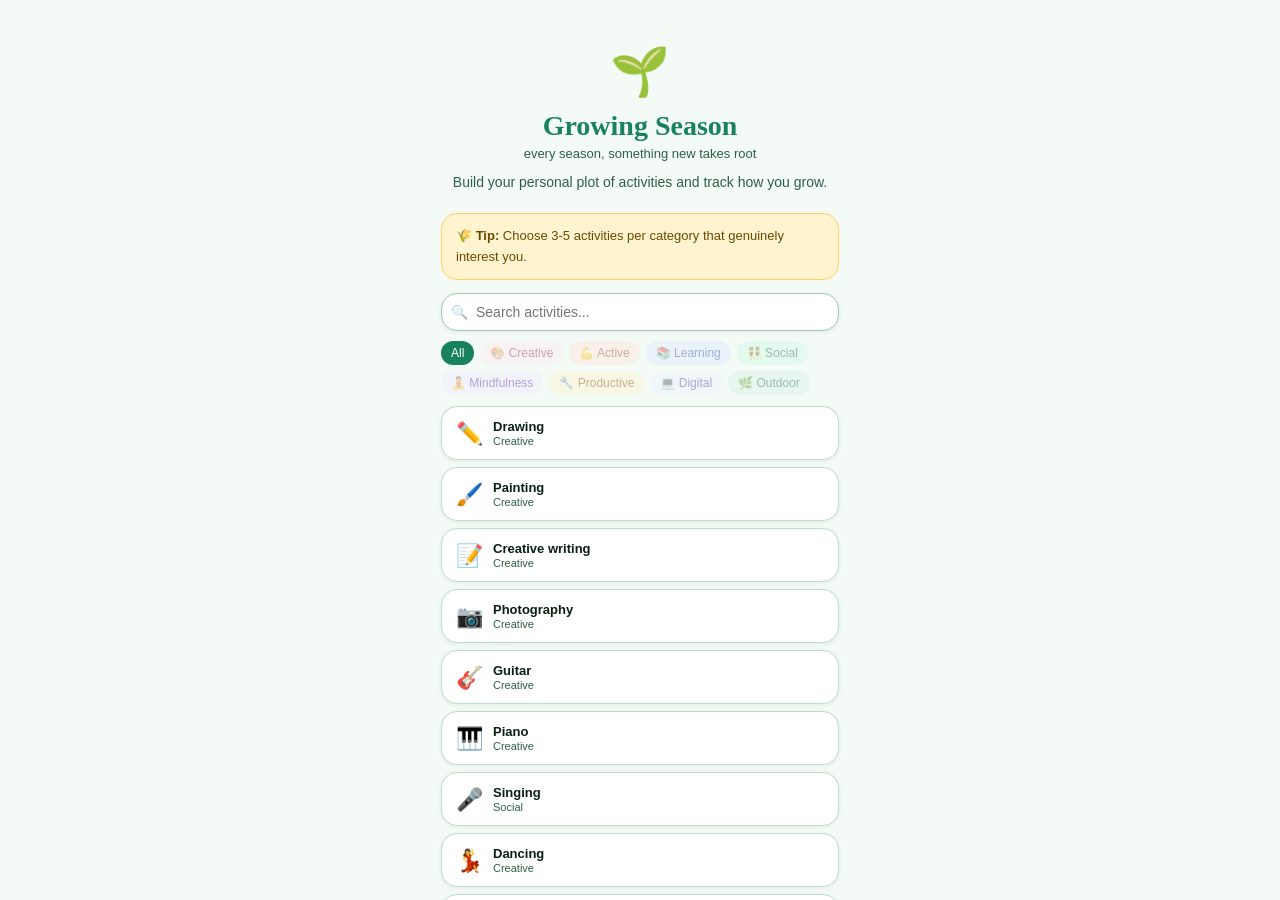
<file:  index.html>
<!DOCTYPE html>
<html lang="en">
<head>
<meta charset="UTF-8">
<meta name="viewport" content="width=device-width,initial-scale=1,maximum-scale=1,user-scalable=no">
<meta name="apple-mobile-web-app-capable" content="yes">
<meta name="apple-mobile-web-app-status-bar-style" content="default">
<meta name="apple-mobile-web-app-title" content="Growing Season">
<title>Growing Season</title>
<style>
*{box-sizing:border-box;margin:0;padding:0;-webkit-tap-highlight-color:transparent;}
:root{
  --gr:#18835A;--gr2:#0F6040;--grl:#D4F2E4;--grm:#50C898;
  --co:#D4614A;--co2:#B04535;--col:#FDEAE6;
  --sk:#1E88E5;--skl:#DAEEFF;--sk2:#0D5FA8;
  --su:#F5A800;--su2:#C87800;--sul:#FFF3D0;--sum:#FFD060;
  --vi:#7C3AED;--vi2:#5B21B6;--vil:#EDE9FE;
  --bg:#F4FAF6;--bg2:#E6F5EC;--bg3:#C8E8D6;
  --tx:#0A1F14;--tx2:#2D6045;--tx3:#68A882;
  --br:0.5px solid #BCDECE;--br2:0.5px solid #9CCAB8;
  --rad:16px;--rsm:10px;
  --serif:Georgia,serif;
  --sans:-apple-system,BlinkMacSystemFont,"Segoe UI",sans-serif;
  --sh:0 1px 4px rgba(22,36,24,.08);
}
html,body{height:100%;font-family:var(--sans);background:var(--bg);color:var(--tx);overflow:hidden;-webkit-font-smoothing:antialiased;}
#app{height:100%;display:flex;flex-direction:column;max-width:430px;margin:0 auto;}
.scr{flex:1;overflow-y:auto;-webkit-overflow-scrolling:touch;padding-bottom:90px;display:none;}
.scr.on{display:block;}
.nav{position:fixed;bottom:0;left:50%;transform:translateX(-50%);width:100%;max-width:430px;background:rgba(244,250,246,.95);backdrop-filter:blur(12px);-webkit-backdrop-filter:blur(12px);border-top:var(--br);display:none;z-index:100;padding:6px 0 max(10px,env(safe-area-inset-bottom));}
.nav.on{display:flex;}
.nb{flex:1;background:none;border:none;cursor:pointer;display:flex;flex-direction:column;align-items:center;gap:3px;font-size:10px;font-weight:500;color:var(--tx3);padding:6px 4px;user-select:none;}
.nb.on{color:var(--gr);}
.nb-wrap{display:flex;align-items:center;justify-content:center;padding:2px 12px;min-width:44px;border-radius:14px;transition:background .18s;}
.nb.on .nb-wrap{background:var(--grl);}
.nb-ic{font-size:20px;line-height:1;display:block;}
.fab{position:fixed;bottom:82px;right:16px;width:50px;height:50px;border-radius:50%;background:var(--gr);color:#fff;font-size:26px;border:none;cursor:pointer;display:none;align-items:center;justify-content:center;z-index:99;box-shadow:0 4px 16px rgba(24,131,90,.4);}
.btn{display:block;width:100%;padding:14px;border-radius:var(--rad);border:none;font-size:15px;font-weight:600;cursor:pointer;text-align:center;margin-top:10px;transition:transform .12s cubic-bezier(.34,1.56,.64,1);user-select:none;}
.btn:active{transform:scale(.97);}
.btn-p{background:var(--gr);color:#fff;box-shadow:0 3px 10px rgba(24,131,90,.28);}
.btn-s{background:var(--bg2);color:var(--tx);border:var(--br);}
.btn-co{background:var(--co);color:#fff;box-shadow:0 3px 10px rgba(242,78,30,.28);}
.btn:disabled{opacity:.35;}
.pill{display:inline-flex;align-items:center;gap:4px;padding:5px 10px;border-radius:20px;font-size:12px;font-weight:500;cursor:pointer;transition:opacity .15s;user-select:none;}
.pill.off{opacity:.4;}
.sw{position:relative;margin-bottom:10px;}
.si{width:100%;padding:10px 14px 10px 34px;border-radius:var(--rad);border:var(--br2);background:#fff;color:var(--tx);font-size:14px;-webkit-appearance:none;box-shadow:var(--sh);}
.sic{position:absolute;left:10px;top:50%;transform:translateY(-50%);font-size:14px;opacity:.4;}
.oc{background:#fff;border:var(--br);border-radius:var(--rad);padding:12px 14px;cursor:pointer;display:flex;align-items:flex-start;gap:11px;transition:border-color .15s;box-shadow:var(--sh);}
.oc.on{border:2px solid var(--gr);background:var(--grl);}
.oc-em{font-size:22px;flex-shrink:0;margin-top:2px;}
.oc-name{font-size:13px;font-weight:600;}
.oc-cat{font-size:11px;color:var(--tx2);margin-top:1px;}
.oc-togs{display:flex;gap:5px;margin-top:6px;flex-wrap:wrap;}
.oc-tog{font-size:11px;padding:2px 8px;border-radius:10px;border:1px solid var(--br2);background:var(--bg2);color:var(--tx2);cursor:pointer;}
.oc-tog.t{background:var(--skl);border-color:var(--sk);color:var(--sk2);}
.oc-tog.p{background:var(--col);border-color:var(--co);color:var(--co2);}
.oc-chk{width:20px;height:20px;border-radius:50%;background:var(--gr);display:none;align-items:center;justify-content:center;flex-shrink:0;}
.oc.on .oc-chk{display:flex;}
.oc-cm{width:10px;height:7px;border-left:2px solid #fff;border-bottom:2px solid #fff;transform:rotate(-45deg) translate(1px,-1px);}
.og{display:flex;flex-direction:column;gap:7px;}
.oq-prog{height:4px;background:var(--bg3);border-radius:2px;margin-bottom:24px;}
.oq-fill{height:4px;background:var(--gr);border-radius:2px;transition:width .3s;}
.oq-num{font-size:11px;font-weight:700;color:var(--gr);text-transform:uppercase;letter-spacing:.7px;margin-bottom:5px;}
.oq-title{font-family:var(--serif);font-size:20px;font-weight:700;margin-bottom:5px;line-height:1.3;}
.oq-sub{font-size:13px;color:var(--tx2);margin-bottom:18px;line-height:1.5;}
.oq-opt{background:#fff;border:var(--br);border-radius:var(--rad);padding:13px 15px;cursor:pointer;display:flex;align-items:center;gap:12px;transition:all .15s;box-shadow:var(--sh);}
.oq-opt.on{background:var(--grl);border:2px solid var(--gr);}
.oq-em{font-size:24px;flex-shrink:0;}
.oq-lbl{font-size:14px;font-weight:600;}
.oq-slbl{font-size:12px;color:var(--tx2);margin-top:2px;}
.oq-opt.on .oq-lbl{color:var(--gr2);}
.sb{padding:52px 20px 68px;position:relative;overflow:hidden;}
.sb-bg{position:absolute;inset:0;z-index:0;}
.sb-fade{position:absolute;bottom:0;left:0;right:0;height:80px;z-index:1;pointer-events:none;}
.sb-c{position:relative;z-index:2;}
.sb-label{font-size:10px;font-weight:600;text-transform:uppercase;letter-spacing:1.2px;margin-bottom:8px;opacity:.8;}
.sb-title{font-family:var(--serif);font-size:26px;font-weight:700;margin-bottom:6px;line-height:1.22;}
.sb-sub{font-size:14px;opacity:.78;}
.ip{margin:0 16px 16px;border-radius:20px;padding:18px 20px;cursor:pointer;position:relative;overflow:hidden;background:linear-gradient(135deg,var(--co),var(--co2));box-shadow:0 4px 16px rgba(242,78,30,.3);}
.ip-dot{position:absolute;top:14px;right:16px;width:9px;height:9px;border-radius:50%;background:#fff;animation:pulse 1.8s infinite;}
@keyframes pulse{0%,100%{opacity:1;transform:scale(1);}50%{opacity:.45;transform:scale(1.5);}}
.ip-lbl{font-size:11px;font-weight:700;text-transform:uppercase;letter-spacing:.7px;color:rgba(255,255,255,.7);margin-bottom:4px;}
.ip-name{font-family:var(--serif);font-size:20px;font-weight:700;color:#fff;margin-bottom:2px;}
.ip-time{font-size:12px;color:rgba(255,255,255,.78);margin-bottom:10px;}
.ip-btn{background:rgba(255,255,255,.18);border:1.5px solid rgba(255,255,255,.35);border-radius:24px;padding:8px 18px;color:#fff;font-size:13px;font-weight:600;display:inline-block;}
.pc{margin:0 16px 16px;background:linear-gradient(150deg,#18835A,#0F6040,#074028);border-radius:20px;padding:22px 20px;cursor:pointer;position:relative;overflow:hidden;box-shadow:0 4px 18px rgba(24,131,90,.3);}
.pc-deco{position:absolute;right:-6px;bottom:-6px;font-size:68px;opacity:.1;line-height:1;}
.pc-lbl{font-size:11px;font-weight:700;text-transform:uppercase;letter-spacing:.7px;color:rgba(255,255,255,.65);margin-bottom:5px;}
.pc-title{font-family:var(--serif);font-size:20px;font-weight:700;color:#fff;margin-bottom:4px;}
.pc-sub{font-size:13px;color:rgba(255,255,255,.72);margin-bottom:18px;line-height:1.5;}
.pc-btn{background:rgba(255,255,255,.18);border:1.5px solid rgba(255,255,255,.32);border-radius:24px;padding:10px 18px;color:#fff;font-size:13px;font-weight:600;display:inline-block;}
.stats{display:grid;grid-template-columns:1fr 1fr;gap:10px;padding:0 16px;margin-bottom:20px;}
.sc{background:#fff;border-radius:var(--rad);padding:14px 16px;border:var(--br);box-shadow:var(--sh);}
.sc-n{font-family:var(--serif);font-size:24px;font-weight:700;color:var(--gr);margin-bottom:2px;}
.sc-l{font-size:11px;color:var(--tx3);font-weight:500;}
.hs{padding:0 16px;margin-bottom:4px;}
.hs-t{font-size:11px;font-weight:600;color:var(--tx3);text-transform:uppercase;letter-spacing:1px;margin-bottom:10px;}
.ar{display:flex;gap:8px;overflow-x:auto;padding-bottom:4px;scrollbar-width:none;}
.ar::-webkit-scrollbar{display:none;}
.ac{background:#fff;border:var(--br);border-radius:var(--rad);padding:10px 12px;flex-shrink:0;cursor:pointer;text-align:center;min-width:80px;box-shadow:var(--sh);}
.ac-em{font-size:20px;margin-bottom:3px;}
.ac-n{font-size:11px;font-weight:500;white-space:nowrap;overflow:hidden;text-overflow:ellipsis;max-width:80px;}
.ac-c{font-size:10px;color:var(--tx3);margin-top:1px;}
.ov{position:fixed;inset:0;background:rgba(0,0,0,0);z-index:300;display:flex;align-items:center;justify-content:center;padding:16px;transition:background .3s ease;pointer-events:none;}
.ov.on{background:rgba(0,0,0,.55);pointer-events:all;}
.ov.on .sh{transform:scale(1) translateY(0);opacity:1;}
.sh{background:var(--bg);border-radius:24px;padding:26px 22px;width:100%;max-width:400px;max-height:88vh;overflow-y:auto;box-shadow:0 12px 48px rgba(0,0,0,.2);transform:scale(.92) translateY(20px);opacity:0;transition:transform .36s cubic-bezier(.34,1.4,.64,1),opacity .26s ease;}
.sh-prog{height:4px;background:var(--bg3);border-radius:2px;margin-bottom:18px;}
.sh-fill{height:4px;background:var(--gr);border-radius:2px;transition:width .3s;}
.pq-q{font-family:var(--serif);font-size:19px;font-weight:700;margin-bottom:4px;}
.pq-sub{font-size:13px;color:var(--tx2);margin-bottom:14px;}
.pq-opts{display:grid;grid-template-columns:1fr 1fr;gap:8px;}
.pq-opt{background:#fff;border:var(--br);border-radius:var(--rad);padding:14px 8px;text-align:center;cursor:pointer;font-size:13px;transition:all .12s;box-shadow:var(--sh);user-select:none;}
.pq-opt.on{background:var(--grl);border:2px solid var(--gr);color:var(--gr2);font-weight:600;}
.pq-em{font-size:22px;display:block;margin-bottom:4px;}
.or-div{display:flex;align-items:center;gap:10px;margin:14px 0;}
.or-line{flex:1;height:.5px;background:var(--bg3);}
.or-txt{font-size:12px;color:var(--tx3);}
.rc{background:#fff;border:var(--br);border-radius:var(--rad);padding:14px;cursor:pointer;margin-bottom:8px;box-shadow:var(--sh);}
.rc-top{display:flex;align-items:center;gap:11px;margin-bottom:6px;}
.rc-em{font-size:28px;}
.rc-name{font-size:15px;font-weight:600;}
.rc-badge{display:inline-block;padding:2px 7px;border-radius:9px;font-size:11px;font-weight:500;margin-top:2px;}
.rc-hist{font-size:12px;color:var(--tx2);margin-bottom:6px;}
.mb{background:var(--bg3);border-radius:3px;height:5px;}
.mf{height:5px;border-radius:3px;background:linear-gradient(90deg,#18835A,#50C898);}
.nudge{background:var(--sul);border-radius:var(--rsm);padding:9px 12px;margin-bottom:10px;font-size:13px;color:#6B4A00;border:1px solid var(--sum);}
.bp-card{background:#fff;border:var(--br);border-radius:var(--rad);padding:12px 14px;cursor:pointer;display:flex;align-items:center;gap:11px;margin-bottom:6px;box-shadow:var(--sh);}
.lh{display:flex;align-items:center;gap:13px;margin-bottom:6px;}
.le{font-size:38px;}
.lt{font-family:var(--serif);font-size:20px;font-weight:700;}
.ls{font-size:13px;color:var(--tx2);margin-top:2px;}
.lbadge{font-size:12px;color:var(--gr);font-weight:500;background:var(--grl);padding:3px 10px;border-radius:20px;display:inline-block;margin-bottom:14px;}
.fl{margin-bottom:16px;}
.fl-lbl{font-size:11px;font-weight:700;color:var(--tx3);text-transform:uppercase;letter-spacing:.5px;margin-bottom:7px;}
.dr{display:flex;gap:8px;align-items:center;}
.di{width:62px;padding:8px 10px;border-radius:var(--rsm);border:var(--br2);background:var(--bg2);color:var(--tx);font-size:15px;text-align:center;-webkit-appearance:none;}
.du{font-size:13px;color:var(--tx2);}
.au{font-size:12px;color:var(--gr);cursor:pointer;font-weight:500;margin-left:6px;}
.fr{display:flex;gap:6px;flex-wrap:wrap;}
.fb{background:var(--bg2);border:var(--br);border-radius:var(--rsm);padding:6px 12px;font-size:13px;cursor:pointer;transition:all .12s;user-select:none;}
.fb.on{background:var(--skl);border-color:var(--sk);color:var(--sk2);font-weight:500;}
.stars{display:flex;gap:3px;}
.star{font-size:24px;cursor:pointer;color:var(--bg3);line-height:1;user-select:none;}
.star.on{color:var(--su);}
.slbl{font-size:12px;color:var(--tx2);margin-top:4px;}
.nta{width:100%;padding:10px 12px;border-radius:var(--rad);border:var(--br2);background:var(--bg2);color:var(--tx);font-size:14px;min-height:76px;resize:vertical;font-family:inherit;}
.bk{background:none;border:none;cursor:pointer;font-size:13px;color:var(--tx2);padding:0 0 14px;display:block;}
.mc{background:#fff;border:var(--br);border-radius:var(--rad);padding:14px;display:flex;align-items:center;gap:12px;cursor:pointer;margin-bottom:8px;box-shadow:var(--sh);}
.mc.ip-card{border:2px solid var(--co);background:var(--col);}
.mc-em{font-size:26px;flex-shrink:0;}
.mc-n{font-size:15px;font-weight:600;}
.mc-s{font-size:12px;color:var(--tx2);margin-top:2px;}
.mc-r{display:flex;flex-direction:column;align-items:flex-end;gap:3px;}
.badge{font-size:11px;padding:2px 7px;border-radius:9px;font-weight:500;}
.badge-s{background:#EDE9FE;color:#5B21B6;}
.badge-r{background:#D1FAE5;color:#065F46;}
.badge-ip{background:var(--co);color:#fff;}
.el{font-size:11px;color:var(--gr);cursor:pointer;}
.hc{background:#fff;border:var(--br);border-radius:var(--rad);padding:14px;margin-bottom:8px;box-shadow:var(--sh);}
.hc-top{display:flex;justify-content:space-between;align-items:center;margin-bottom:4px;}
.hc-name{font-size:14px;font-weight:600;display:flex;align-items:center;gap:6px;}
.hc-r{font-size:13px;color:var(--su2);font-weight:700;}
.hc-m{font-size:12px;color:var(--tx2);display:flex;gap:9px;flex-wrap:wrap;}
.hc-note{font-size:12px;color:var(--tx2);margin-top:6px;padding-top:6px;border-top:var(--br);}
.sf{margin-bottom:13px;}
.sl{font-size:11px;font-weight:700;color:var(--tx3);text-transform:uppercase;letter-spacing:.5px;margin-bottom:6px;}
.so{display:flex;gap:6px;flex-wrap:wrap;}
.sop{background:var(--bg2);border:var(--br);border-radius:var(--rsm);padding:6px 13px;font-size:13px;cursor:pointer;transition:all .12s;user-select:none;}
.sop.on{background:var(--grl);border-color:var(--gr);color:var(--gr2);font-weight:500;}
.sinp{width:100%;padding:9px 11px;border-radius:var(--rsm);border:var(--br2);background:var(--bg2);color:var(--tx);font-size:14px;font-family:inherit;-webkit-appearance:none;}
.srow{display:flex;gap:8px;margin-top:4px;}
.cat-Creative{background:#FCE7F3;color:#9D174D;}.cat-Active{background:#FFE4D9;color:#9A3412;}
.cat-Learning{background:#DBEAFE;color:#1E40AF;}.cat-Social{background:#D1FAE5;color:#065F46;}
.cat-Mindfulness{background:#EDE9FE;color:#5B21B6;}.cat-Productive{background:#FEF3C7;color:#92400E;}
.cat-Digital{background:#EEF2FF;color:#3730A3;}.cat-Outdoor{background:#D4F2E4;color:#0F6040;}
.legend-item{display:flex;align-items:center;gap:5px;font-size:11px;color:var(--tx2);}
.legend-dot{width:9px;height:9px;border-radius:50%;flex-shrink:0;}
.pi-name{font-family:var(--serif);font-size:18px;font-weight:700;text-align:center;margin-bottom:4px;}
.pi-stage{font-size:13px;color:var(--tx2);text-align:center;margin-bottom:14px;}
.pi-bar{height:8px;background:var(--bg3);border-radius:4px;margin-bottom:6px;overflow:hidden;}
.pi-fill{height:8px;border-radius:4px;transition:width .4s;}
.pi-lbl{display:flex;justify-content:space-between;font-size:11px;color:var(--tx2);margin-bottom:14px;}

/* ── ANIMATIONS ─────────────────────────────── */
.btn{transition:transform .12s cubic-bezier(.34,1.56,.64,1),box-shadow .12s,opacity .12s;}
.btn:active{transform:scale(.96);box-shadow:inset 0 2px 6px rgba(0,0,0,.12)!important;}
.btn-p{box-shadow:0 3px 10px rgba(24,131,90,.28);}
.btn-co{box-shadow:0 3px 10px rgba(242,78,30,.28);}
.nb{transition:transform .12s cubic-bezier(.34,1.56,.64,1);}
.nb:active{transform:scale(.88);}
.fab{transition:transform .14s cubic-bezier(.34,1.56,.64,1),box-shadow .14s;}
.fab:active{transform:scale(.9);box-shadow:0 1px 6px rgba(24,131,90,.25);}
.pc{transition:transform .4s cubic-bezier(.34,1.56,.64,1);}
.pc:active{transform:scale(.94);}
.ip{transition:transform .14s cubic-bezier(.34,1.56,.64,1);}
.ip:active{transform:scale(.97);}
.ac{transition:transform .12s cubic-bezier(.34,1.56,.64,1);}
.ac:active{transform:scale(.92);}
.mc{transition:transform .12s cubic-bezier(.34,1.56,.64,1);}
.mc:active{transform:scale(.98);}
.oq-opt{transition:transform .12s cubic-bezier(.34,1.56,.64,1),background .1s,border-color .1s;}
.oq-opt:active{transform:scale(.98);}
.oq-opt.on{transform:scale(1.01);}
.pq-opt{transition:transform .12s cubic-bezier(.34,1.56,.64,1),background .1s,border-color .1s;}
.pq-opt.on{transform:scale(1.04);}
.rc{transition:transform .12s cubic-bezier(.34,1.56,.64,1);}
.rc:active{transform:scale(.98);}
.bp-card{transition:transform .12s cubic-bezier(.34,1.56,.64,1);}
.bp-card:active{transform:scale(.98);}
.sop{transition:transform .12s cubic-bezier(.34,1.56,.64,1),background .1s;}
.sop.on{transform:scale(1.03);}
.fb{transition:transform .12s cubic-bezier(.34,1.56,.64,1),background .1s;}
.fb.on{transform:scale(1.05);}
.star{transition:color .1s,transform .1s cubic-bezier(.34,1.56,.64,1);}
.star.on{transform:scale(1.2);}
.oc{transition:border-color .15s,transform .1s cubic-bezier(.34,1.56,.64,1);}
.oc.on{transform:scale(1.005);}
.pill{transition:opacity .15s,transform .1s cubic-bezier(.34,1.56,.64,1);}
.pill:active{transform:scale(.95);}
@keyframes ripple{to{transform:scale(1);opacity:0;}}
</style>
</head>
<body>
<div id="app">

  <!-- ONBOARD 1 -->
  <div id="s-ob1" class="scr on">
    <div style="text-align:center;padding:44px 24px 20px;">
      <div style="font-size:48px;margin-bottom:10px;">🌱</div>
      <div style="font-family:var(--serif);font-size:28px;font-weight:700;color:var(--gr);margin-bottom:4px;">Growing Season</div>
      <div style="font-size:13px;color:var(--tx2);margin-bottom:10px;">every season, something new takes root</div>
      <div style="font-size:14px;color:var(--tx2);line-height:1.6;">Build your personal plot of activities and track how you grow.</div>
    </div>
    <div style="padding:0 16px 24px;">
      <div style="background:var(--sul);border:1px solid var(--sum);border-radius:var(--rad);padding:12px 14px;margin-bottom:13px;font-size:13px;color:#6B4A00;line-height:1.55;">
        🌾 <strong>Tip:</strong> Choose 3-5 activities per category that genuinely interest you.
      </div>
      <div class="sw"><span class="sic">🔍</span><input class="si" id="obs" placeholder="Search activities..."></div>
      <div id="ob-cnt" style="font-size:13px;color:var(--gr);font-weight:600;margin-bottom:8px;display:none;"></div>
      <div id="ob-cats" style="display:flex;flex-wrap:wrap;gap:6px;margin-bottom:11px;"></div>
      <div id="ob-grid" class="og"></div>
      <button class="btn btn-p" id="ob-btn" disabled>Next</button>
    </div>
  </div>

  <!-- ONBOARD 2 -->
  <div id="s-ob2" class="scr">
    <div style="padding:28px 16px 24px;">
      <div style="text-align:center;margin-bottom:20px;font-size:32px;">🌱</div>
      <div class="oq-prog"><div class="oq-fill" id="oqf" style="width:0%"></div></div>
      <div id="oq-body"></div>
    </div>
  </div>

  <!-- HOME -->
  <div id="s-home" class="scr">
    <div class="sb" id="sb">
      <div class="sb-bg" id="sb-bg"></div>
      <div class="sb-fade" id="sb-fade"></div>
      <div class="sb-c">
        <div class="sb-label" id="sb-label"></div>
        <div class="sb-title" id="sb-title"></div>
        <div class="sb-sub" id="sb-sub"></div>
      </div>
    </div>
    <div id="ip-wrap"></div>
    <div id="pc-wrap"></div>
    <div class="stats" id="stats"></div>
    <div class="hs"><div class="hs-t">Your plot</div><div class="ar" id="ar"></div></div>
    <div id="home-deco" style="width:100%;overflow:hidden;pointer-events:none;margin-top:4px;"></div>
  </div>

  <!-- PLOT -->
  <div id="s-my" class="scr" style="padding:16px;">
    <div style="display:flex;align-items:center;justify-content:space-between;margin-bottom:2px;">
      <div style="font-family:var(--serif);font-size:23px;font-weight:700;">The plot</div>
      <button id="btn-plant-seed" style="background:var(--grl);color:var(--gr2);border:1px solid var(--grm);border-radius:20px;padding:6px 14px;font-size:13px;font-weight:600;cursor:pointer;">Plant a new seed</button>
    </div>
    <div style="font-size:13px;color:var(--tx2);margin-bottom:14px;">Tap to start or log a session</div>
    <div id="my-list"></div>
  </div>

  <!-- GARDEN -->
  <div id="s-garden" class="scr" style="padding:0 0 24px;">
    <div style="padding:20px 16px 12px;">
      <div style="font-family:var(--serif);font-size:23px;font-weight:700;margin-bottom:2px;">Your garden</div>
      <div style="font-size:13px;color:var(--tx2);">Plants grow as you log more hours</div>
    </div>
    <div id="garden-legend" style="display:flex;gap:10px;padding:0 16px 12px;flex-wrap:wrap;"></div>
    <div id="garden-svg-wrap" style="overflow-x:hidden;"></div>
    <div id="garden-empty" style="display:none;padding:40px 16px;text-align:center;color:var(--tx2);font-size:14px;">Add activities and log hours to see your garden grow</div>
  </div>

  <!-- HARVEST -->
  <div id="s-hist" class="scr" style="padding:16px;">
    <div style="font-family:var(--serif);font-size:23px;font-weight:700;margin-bottom:2px;">Harvest log</div>
    <div style="font-size:13px;color:var(--tx2);margin-bottom:14px;">Your logged sessions</div>
    <div id="hist-list"></div>
  </div>

  <!-- LOG -->
  <div id="s-log" class="scr" style="padding:16px;">
    <button class="bk" id="btn-back">Back</button>
    <div class="lh"><div class="le" id="le"></div><div><div class="lt" id="lt"></div><div class="ls" id="ls"></div></div></div>
    <div id="lbadge-wrap"></div>
    <div class="fl">
      <div class="fl-lbl">Time spent <span class="au" id="au-btn"></span></div>
      <div class="dr">
        <input type="number" class="di" id="lh" min="0" max="24" value="0"><span class="du">h</span>
        <input type="number" class="di" id="lm" min="0" max="59" value="30"><span class="du">min</span>
      </div>
    </div>
    <div class="fl">
      <div class="fl-lbl">Feeling after</div>
      <div class="fr" id="feels"></div>
    </div>
    <div class="fl">
      <div class="fl-lbl">Rate this session (1-10)</div>
      <div class="stars" id="stars"></div>
      <div class="slbl" id="slbl"></div>
    </div>
    <div class="fl">
      <div class="fl-lbl">Field notes</div>
      <textarea class="nta" id="ln" placeholder="What did you work on? What grew today?"></textarea>
    </div>
    <button class="btn btn-co" id="btn-save-log">Log the harvest</button>
    <button class="btn btn-s" style="margin-top:8px;" id="btn-discard">Discard session</button>
  </div>

  <nav id="main-nav" class="nav">
    <button class="nb on" id="nb-home"><div class="nb-wrap"><span class="nb-ic">🏡</span></div>Home</button>
    <button class="nb" id="nb-my"><div class="nb-wrap"><span class="nb-ic">🌾</span></div>Plot</button>
    <button class="nb" id="nb-garden"><div class="nb-wrap"><span class="nb-ic">🌸</span></div>Garden</button>
    <button class="nb" id="nb-hist"><div class="nb-wrap"><span class="nb-ic">📋</span></div>Harvest</button>
  </nav>
</div>

<button class="fab" id="fab">+</button>

<!-- PICKER SHEET -->
<div class="ov" id="pq-ov">
  <div class="sh">
    <div class="sh-prog"><div class="sh-fill" id="sh-fill" style="width:0%"></div></div>
    <div id="pq-body"></div>
  </div>
</div>

<!-- EDIT/INFO SHEET -->
<div class="ov" id="ed-ov">
  <div class="sh" id="ed-sh">
    <div style="font-family:var(--serif);font-size:16px;font-weight:700;margin-bottom:13px;" id="ed-title">Edit</div>
    <div class="sf"><div class="sl">Commitment</div><div class="so" id="ed-type"></div></div>
    <div class="sf"><div class="sl">Level</div><div class="so" id="ed-level"></div></div>
    <div class="srow">
      <button class="btn btn-s" style="flex:1;margin-top:0;" id="btn-ed-cancel">Cancel</button>
      <button class="btn btn-p" style="flex:1;margin-top:0;" id="btn-ed-save">Save</button>
    </div>
  </div>
</div>

<!-- ADD SHEET -->
<div class="ov" id="add-ov">
  <div class="sh">
    <div style="font-family:var(--serif);font-size:16px;font-weight:700;margin-bottom:14px;">Plant a new seed</div>
    <!-- Tabs -->
    <div id="add-tabs" style="display:flex;gap:0;margin-bottom:16px;border-radius:10px;overflow:hidden;border:1px solid var(--br2);">
      <button id="tab-library" style="flex:1;padding:9px;border:none;font-size:13px;font-weight:600;cursor:pointer;background:var(--gr);color:#fff;transition:all .15s;">From library</button>
      <button id="tab-custom" style="flex:1;padding:9px;border:none;font-size:13px;font-weight:600;cursor:pointer;background:var(--bg2);color:var(--tx2);transition:all .15s;">Create my own</button>
    </div>
    <!-- Library tab -->
    <div id="add-panel-library">
      <div class="sw" style="margin-bottom:8px;"><span class="sic">🔍</span><input class="si" id="lib-search" placeholder="Search activities..."></div>
      <div id="lib-cats" style="display:flex;flex-wrap:wrap;gap:5px;margin-bottom:10px;"></div>
      <div id="lib-grid" style="display:flex;flex-direction:column;gap:6px;max-height:46vh;overflow-y:auto;"></div>
    </div>
    <!-- Custom tab -->
    <div id="add-panel-custom" style="display:none;">
      <div class="sf"><div class="sl">Name</div><input class="sinp" id="an" placeholder="e.g. Pottery, Archery..."></div>
      <div class="sf"><div class="sl">Category</div><div class="so" id="ac-opts"></div></div>
      <div class="sf"><div class="sl">Commitment</div><div class="so" id="add-type"></div></div>
      <div class="sf"><div class="sl">Level</div><div class="so" id="add-level"></div></div>
      <button class="btn btn-p" id="btn-add-save" style="margin-top:4px;">Plant it</button>
    </div>
    <button class="btn btn-s" style="margin-top:8px;" id="btn-add-cancel">Cancel</button>
  </div>
</div>

<img id="gs-img-seed" src="[data-uri]" style="display:none" alt="">
<img id="gs-img-sprout" src="[data-uri]" style="display:none" alt="">
<img id="gs-img-seedling" src="[data-uri]" style="display:none" alt="">
<img id="gs-img-flowering" src="[data-uri]" style="display:none" alt="">
<img id="gs-img-bloom" src="[data-uri]" style="display:none" alt="">
<img id="gs-img-background" src="[data-uri]" style="display:none" alt="">

<script>
document.addEventListener('DOMContentLoaded', function() {

// ── DATA ──────────────────────────────────────────────
var CATS = ['Creative','Active','Learning','Social','Mindfulness','Productive','Digital','Outdoor'];
var CEM = {Creative:'🎨',Active:'💪',Learning:'📚',Social:'👯',Mindfulness:'🧘',Productive:'🔧',Digital:'💻',Outdoor:'🌿'};
var CAT_COLORS = {Creative:'#FCE7F3,#9D174D',Active:'#FFE4D9,#9A3412',Learning:'#DBEAFE,#1E40AF',Social:'#D1FAE5,#065F46',Mindfulness:'#EDE9FE,#5B21B6',Productive:'#FEF3C7,#92400E',Digital:'#EEF2FF,#3730A3',Outdoor:'#D4F2E4,#0F6040'};
var ACTS = [
  {id:'drawing',name:'Drawing',emoji:'✏️',cat:'Creative',tags:['solo','mental','creative','calm']},
  {id:'painting',name:'Painting',emoji:'🖌️',cat:'Creative',tags:['solo','mental','creative','calm']},
  {id:'writing',name:'Creative writing',emoji:'📝',cat:'Creative',tags:['solo','mental','creative']},
  {id:'photography',name:'Photography',emoji:'📷',cat:'Creative',tags:['solo','outdoor','creative']},
  {id:'guitar',name:'Guitar',emoji:'🎸',cat:'Creative',tags:['solo','creative']},
  {id:'piano',name:'Piano',emoji:'🎹',cat:'Creative',tags:['solo','creative']},
  {id:'singing',name:'Singing',emoji:'🎤',cat:'Social',tags:['social','creative']},
  {id:'dancing',name:'Dancing',emoji:'💃',cat:'Creative',tags:['physical','social','creative']},
  {id:'crafts',name:'DIY crafts',emoji:'✂️',cat:'Creative',tags:['solo','hands-on','creative']},
  {id:'pottery',name:'Pottery',emoji:'🏺',cat:'Creative',tags:['solo','hands-on','creative']},
  {id:'running',name:'Running',emoji:'🏃',cat:'Active',tags:['physical','outdoor','solo']},
  {id:'cycling',name:'Cycling',emoji:'🚴',cat:'Active',tags:['physical','outdoor']},
  {id:'yoga',name:'Yoga',emoji:'🧘',cat:'Active',tags:['physical','calm','solo']},
  {id:'gym',name:'Gym / lifting',emoji:'🏋️',cat:'Active',tags:['physical','solo']},
  {id:'swimming',name:'Swimming',emoji:'🏊',cat:'Active',tags:['physical','solo']},
  {id:'climbing',name:'Climbing',emoji:'🧗',cat:'Active',tags:['physical','social']},
  {id:'martial',name:'Martial arts',emoji:'🥋',cat:'Active',tags:['physical','social']},
  {id:'team',name:'Team sport',emoji:'⚽',cat:'Active',tags:['physical','social']},
  {id:'hiking',name:'Hiking',emoji:'🥾',cat:'Outdoor',tags:['physical','outdoor','social','calm']},
  {id:'birds',name:'Birdwatching',emoji:'🦜',cat:'Outdoor',tags:['outdoor','solo','calm']},
  {id:'garden',name:'Gardening',emoji:'🌱',cat:'Outdoor',tags:['outdoor','solo','hands-on','calm']},
  {id:'kayak',name:'Kayaking',emoji:'🛶',cat:'Outdoor',tags:['physical','outdoor']},
  {id:'language',name:'Language learning',emoji:'🗣️',cat:'Learning',tags:['mental','solo']},
  {id:'reading',name:'Reading',emoji:'📖',cat:'Learning',tags:['mental','solo','calm']},
  {id:'course',name:'Online course',emoji:'🎓',cat:'Learning',tags:['mental','solo']},
  {id:'history',name:'History',emoji:'🏛️',cat:'Learning',tags:['mental','solo']},
  {id:'science',name:'Science reading',emoji:'🔬',cat:'Learning',tags:['mental','solo']},
  {id:'podcast',name:'Educational podcast',emoji:'🎧',cat:'Learning',tags:['mental','calm']},
  {id:'boardgame',name:'Board games',emoji:'🎲',cat:'Social',tags:['social','fun']},
  {id:'cooking-s',name:'Cooking together',emoji:'👨‍🍳',cat:'Social',tags:['social','hands-on']},
  {id:'volunteer',name:'Volunteering',emoji:'🤝',cat:'Social',tags:['social','meaningful']},
  {id:'meditation',name:'Meditation',emoji:'🌸',cat:'Mindfulness',tags:['solo','calm','mental']},
  {id:'journaling',name:'Journaling',emoji:'📔',cat:'Mindfulness',tags:['solo','calm','mental']},
  {id:'breathwork',name:'Breathwork',emoji:'💨',cat:'Mindfulness',tags:['solo','calm']},
  {id:'nature',name:'Nature walk',emoji:'🌲',cat:'Mindfulness',tags:['outdoor','solo','calm']},
  {id:'cooking',name:'Cooking / baking',emoji:'🍳',cat:'Productive',tags:['solo','hands-on']},
  {id:'home-rep',name:'Home repair',emoji:'🔨',cat:'Productive',tags:['solo','hands-on']},
  {id:'finance',name:'Personal finance',emoji:'💰',cat:'Productive',tags:['mental','solo']},
  {id:'declutter',name:'Decluttering',emoji:'🗂️',cat:'Productive',tags:['solo','physical']},
  {id:'coding',name:'Coding project',emoji:'👨‍💻',cat:'Digital',tags:['mental','solo','technical']},
  {id:'video',name:'Video editing',emoji:'🎬',cat:'Digital',tags:['mental','solo','creative']},
  {id:'3d',name:'3D modeling',emoji:'🧊',cat:'Digital',tags:['mental','solo','creative','technical']},
  {id:'gamedev',name:'Game dev',emoji:'🕹️',cat:'Digital',tags:['mental','solo','creative','technical']},
];

// ── STATE ─────────────────────────────────────────────
function ld(){try{var s=localStorage.getItem('gs-v3');if(s)return JSON.parse(s);}catch(e){}return{myActs:[],sessions:[],onboarded:false,profile:{},active:null};}
function sv(){try{localStorage.setItem('gs-v3',JSON.stringify({myActs:myActs,sessions:sessions,onboarded:onboarded,profile:profile,active:active}));}catch(e){}}
var st=ld(), myActs=st.myActs, sessions=st.sessions, onboarded=st.onboarded, profile=st.profile, active=st.active;

// ── NAVIGATION ────────────────────────────────────────
var backFrom = 'home';
function show(id){document.querySelectorAll('.scr').forEach(function(s){s.classList.remove('on');});document.getElementById(id).classList.add('on');}
function nav(v){
  show('s-'+v);
  ['home','my','garden','hist'].forEach(function(t){document.getElementById('nb-'+t).classList.toggle('on',t===v);});
  if(v==='home')rHome();
  if(v==='my')rMy();
  if(v==='garden')rGarden();
  if(v==='hist')rHist();
}
function goBack(){nav(backFrom);}
function launch(){
  show('s-home');
  document.getElementById('main-nav').classList.add('on');
  document.getElementById('fab').style.display='flex';
  rHome();
}

// Nav buttons
document.getElementById('nb-home').addEventListener('click',function(){nav('home');});
document.getElementById('nb-my').addEventListener('click',function(){nav('my');});
document.getElementById('nb-garden').addEventListener('click',function(){nav('garden');});
document.getElementById('nb-hist').addEventListener('click',function(){nav('hist');});
document.getElementById('fab').addEventListener('click',openAdd);
document.getElementById('btn-back').addEventListener('click',goBack);
document.getElementById('btn-plant-seed').addEventListener('click',openAdd);
document.getElementById('btn-save-log').addEventListener('click',saveLog);
document.getElementById('btn-discard').addEventListener('click',discard);
document.getElementById('btn-ed-cancel').addEventListener('click',closeEd);
document.getElementById('btn-add-cancel').addEventListener('click',closeAdd);
document.getElementById('btn-ed-save').addEventListener('click',saveEd);
document.getElementById('btn-add-save').addEventListener('click',saveAdd);
document.getElementById('ob-btn').addEventListener('click',goOQ);
document.getElementById('obs').addEventListener('input',function(){obSearch=this.value.toLowerCase();rObGrid();});

// ── SEASONS ───────────────────────────────────────────
var SEAS = {
  spring:{m:[2,3,4],label:'🌱 Spring',title:'New things are sprouting.',sub:'A good time to start something new.',bg:'linear-gradient(135deg,#A8D8A8,#56AB74)',tc:'#0D3320',deco:'🌸'},
  summer:{m:[5,6,7],label:'☀️ Summer',title:'Everything is in full swing.',sub:'High energy - dig into something demanding.',bg:'linear-gradient(135deg,#FFE082,#FFB300)',tc:'#3E2000',deco:'🌻'},
  autumn:{m:[8,9,10],label:'🍂 Autumn',title:'Time to harvest what you have grown.',sub:'Reflect, finish, appreciate what you have built.',bg:'linear-gradient(135deg,#FFAB91,#E8603C)',tc:'#2D0A00',deco:'🍁'},
  winter:{m:[11,0,1],label:'❄️ Winter',title:'A quieter time to go deep.',sub:'Perfect for calm, focused, indoor activities.',bg:'linear-gradient(135deg,#B0C4D8,#607D8B)',tc:'#0D1F2D',deco:'🕯️'},
};
function getSeason(){var m=new Date().getMonth();return Object.values(SEAS).find(function(s){return s.m.includes(m);})||SEAS.winter;}
function getSeasonKey(){var m=new Date().getMonth();return Object.keys(SEAS).find(function(k){return SEAS[k].m.includes(m);})||'winter';}

// ── HOME DECORATION ───────────────────────────────────
function homeDecoSVG(sk){
  var w=400,h=108;
  var s='<svg viewBox="0 0 '+w+' '+h+'" xmlns="http://www.w3.org/2000/svg" style="width:100%;display:block;pointer-events:none;">';
  s+='<rect x="0" y="72" width="'+w+'" height="36" fill="#4A8A40" opacity="0.22"/>';
  for(var i=0;i<w;i+=8){var h1=9+(i%7),h2=6+(i%5),jit=(i*7)%4-2;
    s+='<line x1="'+(i+jit)+'" y1="72" x2="'+(i+jit-2)+'" y2="'+(72-h1)+'" stroke="#2D7A2A" stroke-width="1.6" stroke-linecap="round" opacity="0.65"/>';
    s+='<line x1="'+(i+jit+3)+'" y1="72" x2="'+(i+jit+5)+'" y2="'+(72-h2)+'" stroke="#3D9A3A" stroke-width="1.2" stroke-linecap="round" opacity="0.5"/>';
  }
  var FC=['#E8A0B0','#C9A0DC','#F2B8A0','#F0D080','#E88090','#A8C898','#DCA0B8','#E0B0D0'];
  var fls=[{x:22,y:58,r:7,c:FC[0]},{x:58,y:54,r:5.5,c:FC[2]},{x:95,y:60,r:6,c:FC[1]},{x:132,y:52,r:4.5,c:FC[3]},
    {x:165,y:57,r:7,c:FC[4]},{x:200,y:50,r:5,c:FC[6]},{x:238,y:59,r:6.5,c:FC[0]},{x:272,y:53,r:5,c:FC[7]},
    {x:308,y:58,r:6,c:FC[2]},{x:342,y:52,r:4.5,c:FC[3]},{x:375,y:57,r:6,c:FC[4]},{x:115,y:46,r:4,c:FC[5]},
    {x:255,y:44,r:3.5,c:FC[1]},{x:185,y:42,r:3.5,c:FC[7]}];
  fls.forEach(function(f){
    s+='<line x1="'+f.x+'" y1="'+(f.y+f.r*0.6)+'" x2="'+f.x+'" y2="72" stroke="#3A7A30" stroke-width="1.4" opacity="0.7" stroke-linecap="round"/>';
    [0,60,120,180,240,300].forEach(function(ang){
      var rad=ang*Math.PI/180,px=f.x+Math.cos(rad)*f.r*1.4,py=f.y+Math.sin(rad)*f.r*1.1;
      s+='<ellipse cx="'+px.toFixed(1)+'" cy="'+py.toFixed(1)+'" rx="'+(f.r*0.85).toFixed(1)+'" ry="'+(f.r*0.55).toFixed(1)+'" fill="'+f.c+'" opacity="0.88" transform="rotate('+ang+','+px.toFixed(1)+','+py.toFixed(1)+')"/>';
    });
    s+='<circle cx="'+f.x+'" cy="'+f.y+'" r="'+(f.r*0.42).toFixed(1)+'" fill="#FFF0A0" opacity="0.95"/>';
    s+='<circle cx="'+f.x+'" cy="'+f.y+'" r="'+(f.r*0.22).toFixed(1)+'" fill="#E8C040" opacity="0.9"/>';
  });
  if(sk==='summer'){s+='<circle cx="380" cy="18" r="20" fill="#FFE090" opacity="0.2"/><circle cx="380" cy="18" r="7" fill="#FFC030" opacity="0.45"/>';}
  if(sk==='autumn'){[{x:50,y:30,c:'#D4703A'},{x:160,y:20,c:'#C85820'},{x:280,y:28,c:'#B84A18'}].forEach(function(l,i){s+='<ellipse cx="'+l.x+'" cy="'+l.y+'" rx="7" ry="4.5" fill="'+l.c+'" opacity="0.65" transform="rotate('+(i*30-20)+','+l.x+','+l.y+')"/>';});}
  if(sk==='winter'){for(var w2=0;w2<8;w2++){s+='<circle cx="'+(w2*52+18)+'" cy="'+(15+(w2%3)*12)+'" r="2.5" fill="white" opacity="0.6"/>';}}
  s+='</svg>';
  return s;
}

// ── HOME ──────────────────────────────────────────────
function rHome(){
  var sea=getSeason(), sk=getSeasonKey();
  var h=new Date().getHours();
  var greet=h<12?'Good morning':h<17?'Good afternoon':'Good evening';
  document.getElementById('sb-bg').style.background=sea.bg;
  document.getElementById('sb').style.color=sea.tc;
  document.getElementById('sb-fade').style.background='linear-gradient(to bottom,transparent,var(--bg))';
  document.getElementById('sb-label').textContent=greet+' - '+sea.label;
  document.getElementById('sb-title').textContent=sea.title;
  document.getElementById('sb-sub').textContent=myActs.length+' activities planted';

  var ipW=document.getElementById('ip-wrap'), pcW=document.getElementById('pc-wrap');
  if(active){
    var act=myActs.find(function(a){return a.id===active.actId;})||{emoji:'?',name:'Unknown'};
    var elapsed=Math.max(0,Math.floor((Date.now()-active.startedAt)/60000));
    var tStr=elapsed<1?'just now':elapsed+'min ago';
    ipW.innerHTML='<div class="ip" id="ip-card"><div class="ip-dot"></div><div class="ip-lbl">🌱 Currently growing</div><div class="ip-name">'+act.emoji+' '+act.name+'</div><div class="ip-time">Started '+tStr+'</div><div class="ip-btn">Finish &amp; log</div></div>';
    document.getElementById('ip-card').addEventListener('click',resumeSess);
    pcW.innerHTML='';
  } else {
    ipW.innerHTML='';
    pcW.innerHTML='<div class="pc" id="pc-card"><div class="pc-deco">'+sea.deco+'</div><div class="pc-lbl">Ready to grow?</div><div class="pc-title">What should I work on?</div><div class="pc-sub">Answer 4 quick questions to find your best match.</div><div class="pc-btn">Start growing</div></div>';
    document.getElementById('pc-card').addEventListener('click',openPicker);
  }

  var tm=sessions.reduce(function(s,x){return s+(x.hours||0)*60+(x.mins||0);},0);
  document.getElementById('stats').innerHTML='<div class="sc"><div class="sc-n">'+sessions.length+'</div><div class="sc-l">Sessions logged</div></div><div class="sc"><div class="sc-n">'+Math.floor(tm/60)+'h '+(tm%60)+'m</div><div class="sc-l">Time growing</div></div>';

  var catChipBg={Creative:'#FCE7F3',Active:'#FFE4D9',Learning:'#DBEAFE',Social:'#D1FAE5',Mindfulness:'#EDE9FE',Productive:'#FEF3C7',Digital:'#EEF2FF',Outdoor:'#D4F2E4'};
  var ar=document.getElementById('ar');
  ar.innerHTML='';
  myActs.forEach(function(a){
    var cnt=sessions.filter(function(s){return s.actId===a.id;}).length;
    var isAct=active&&active.actId===a.id;
    var chip=document.createElement('div');
    chip.className='ac';
    chip.style.background=isAct?'var(--col)':(catChipBg[a.cat]||'#fff');
    if(isAct)chip.style.border='2px solid var(--co)';
    chip.innerHTML='<div class="ac-em">'+a.emoji+'</div><div class="ac-n">'+a.name+'</div><div class="ac-c">'+(isAct?'active':cnt>0?cnt+'x':'new')+'</div>';
    chip.addEventListener('click',function(){if(isAct)resumeSess();else openLogDirect(a.id,'home');});
    ar.appendChild(chip);
  });

  document.getElementById('home-deco').innerHTML=homeDecoSVG(sk);
}

// ── ONBOARDING ────────────────────────────────────────
var obCat='all', obSearch='';

function rObCats(){
  var wrap=document.getElementById('ob-cats');
  wrap.innerHTML='';
  function makePill(label,cat){
    var p=document.createElement('div');
    p.className='pill'+(obCat===cat?'':' off');
    if(cat==='all'){p.style.background='var(--gr)';p.style.color='#fff';}
    else{var cc=CAT_COLORS[cat].split(',');p.style.background=cc[0];p.style.color=cc[1];}
    p.textContent=label;
    p.addEventListener('click',function(){obCat=cat;rObCats();rObGrid();});
    wrap.appendChild(p);
  }
  makePill('All','all');
  CATS.forEach(function(c){makePill(CEM[c]+' '+c,c);});
}

function rObGrid(){
  var ids=myActs.map(function(a){return a.id;});
  var list=ACTS.filter(function(a){return(obCat==='all'||a.cat===obCat)&&(!obSearch||a.name.toLowerCase().includes(obSearch));});
  var lvlL={beginner:'Just planted',intermediate:'Taking root',comfortable:'In season'};
  var grid=document.getElementById('ob-grid');
  grid.innerHTML='';
  list.forEach(function(a){
    var sel=ids.includes(a.id);
    var my=myActs.find(function(m){return m.id===a.id;})||{type:'recreational',level:'beginner'};
    var card=document.createElement('div');
    card.className='oc'+(sel?' on':'');

    var inner=document.createElement('div');
    inner.style.cssText='display:flex;gap:10px;align-items:flex-start;flex:1;';
    inner.innerHTML='<div class="oc-em">'+a.emoji+'</div><div style="flex:1;"><div class="oc-name">'+a.name+'</div><div class="oc-cat">'+a.cat+'</div></div>';
    inner.addEventListener('click',function(){togOb(a.id);});

    if(sel){
      var togs=document.createElement('div');
      togs.className='oc-togs';
      togs.addEventListener('click',function(e){e.stopPropagation();});

      var typeTog=document.createElement('div');
      typeTog.className='oc-tog'+(my.type==='serious'?' p':'');
      typeTog.textContent=my.type==='serious'?'Seriously':'For joy';
      typeTog.addEventListener('click',function(e){e.stopPropagation();togInline(a.id,'type',my.type==='serious'?'recreational':'serious');});
      togs.appendChild(typeTog);

      var lvlTog=document.createElement('div');
      lvlTog.className='oc-tog'+(my.level!=='beginner'?' t':'');
      lvlTog.textContent=lvlL[my.level]||my.level;
      lvlTog.addEventListener('click',function(e){e.stopPropagation();cycLvl(a.id);});
      togs.appendChild(lvlTog);

      inner.querySelector('div[style]').appendChild(togs);
    }
    card.appendChild(inner);

    var chk=document.createElement('div');
    chk.className='oc-chk';
    chk.innerHTML='<div class="oc-cm"></div>';
    chk.addEventListener('click',function(){togOb(a.id);});
    card.appendChild(chk);

    grid.appendChild(card);
  });

  var cnt=myActs.length;
  var el=document.getElementById('ob-cnt');
  el.style.display=cnt>0?'block':'none';
  if(cnt>0)el.textContent=cnt+' planted';
  document.getElementById('ob-btn').disabled=cnt<1;
}

function togOb(id){
  var i=myActs.findIndex(function(a){return a.id===id;});
  if(i>-1)myActs.splice(i,1);
  else{var b=ACTS.find(function(a){return a.id===id;});myActs.push(Object.assign({},b,{type:'recreational',level:'beginner'}));}
  sv();rObGrid();
}
function togInline(id,k,v){var a=myActs.find(function(a){return a.id===id;});if(a){a[k]=v;sv();}rObGrid();}
function cycLvl(id){var a=myActs.find(function(a){return a.id===id;});if(!a)return;var l=['beginner','intermediate','comfortable'];a.level=l[(l.indexOf(a.level)+1)%l.length];sv();rObGrid();}

var OQ=[
  {id:'goal',title:"What's your main goal?",sub:"How do you think about most of the activities in your plot?",opts:[
    {v:'build',em:'📈',lbl:'Mastery & progress',sub:'I want to improve and see it'},
    {v:'enjoy',em:'🍂',lbl:'Joy & rest',sub:'Low pressure, high pleasure'},
    {v:'balance',em:'🌻',lbl:'A balance',sub:'Some serious, some just for fun'},
  ]},
  {id:'avail',title:"How long are your growing windows?",sub:"On a typical day, how much time can you give?",opts:[
    {v:'short',em:'⚡',lbl:'Short bursts',sub:'15-30 minutes'},
    {v:'medium',em:'⏱️',lbl:'An hour or so',sub:'30-90 minutes'},
    {v:'long',em:'🕰️',lbl:'Long sessions',sub:'2+ hours at a stretch'},
    {v:'varies',em:'🌦️',lbl:'It varies',sub:'Depends on the day'},
  ]},
];
var oqStep=0;
function goOQ(){show('s-ob2');oqStep=0;rOQ();}
function rOQ(){
  document.getElementById('oqf').style.width=Math.round((oqStep/OQ.length)*100)+'%';
  var q=OQ[oqStep];
  var body=document.getElementById('oq-body');
  body.innerHTML='';
  var num=document.createElement('div');num.className='oq-num';num.textContent='Question '+(oqStep+1)+' of '+OQ.length;body.appendChild(num);
  var title=document.createElement('div');title.className='oq-title';title.textContent=q.title;body.appendChild(title);
  var sub=document.createElement('div');sub.className='oq-sub';sub.textContent=q.sub;body.appendChild(sub);
  var opts=document.createElement('div');opts.style.cssText='display:flex;flex-direction:column;gap:8px;';
  q.opts.forEach(function(o){
    var opt=document.createElement('div');opt.className='oq-opt';
    opt.innerHTML='<span class="oq-em">'+o.em+'</span><div><div class="oq-lbl">'+o.lbl+'</div><div class="oq-slbl">'+o.sub+'</div></div>';
    opt.addEventListener('click',function(){pickOQ(q.id,o.v);});
    opts.appendChild(opt);
  });
  body.appendChild(opts);
  if(oqStep>0){
    var back=document.createElement('button');back.className='btn btn-s';back.style.marginTop='12px';back.textContent='Back';
    back.addEventListener('click',function(){oqStep--;rOQ();});
    body.appendChild(back);
  }
}
function pickOQ(key,val){
  profile[key]=val;
  setTimeout(function(){
    if(oqStep<OQ.length-1){oqStep++;rOQ();}
    else{onboarded=true;sv();launch();}
  },260);
}

// ── ACTIVITY PICKER ───────────────────────────────────
function animateIn(el){
  el.style.opacity='0';
  el.style.transform='translateY(14px)';
  el.style.transition='none';
  requestAnimationFrame(function(){
    requestAnimationFrame(function(){
      el.style.transition='opacity .26s ease, transform .32s cubic-bezier(.34,1.4,.64,1)';
      el.style.opacity='1';
      el.style.transform='translateY(0)';
    });
  });
}
function animateOut(el, cb){
  el.style.transition='opacity .18s ease, transform .18s ease';
  el.style.opacity='0';
  el.style.transform='translateY(-10px)';
  setTimeout(cb, 190);
}

var PQ=[
  {id:'time',q:'How long is your window?',sub:'Be realistic with yourself',opts:[{v:'short',lbl:'15-30 min',em:'⚡'},{v:'medium',lbl:'30-90 min',em:'⏱️'},{v:'long',lbl:'2+ hours',em:'🕰️'},{v:'flex',lbl:'No limit',em:'🌊'}]},
  {id:'energy',q:'Energy level right now?',sub:'How does your body feel?',opts:[{v:'low',lbl:'Low / drained',em:'😴'},{v:'mid',lbl:'Moderate',em:'😐'},{v:'high',lbl:'Fired up',em:'⚡'},{v:'restless',lbl:'Restless',em:'🤸'}]},
  {id:'mode',q:'Mind or body?',sub:'What calls to you right now?',opts:[{v:'mental',lbl:'Mental',em:'🧠'},{v:'physical',lbl:'Physical',em:'💪'},{v:'creative',lbl:'Creative',em:'🎨'},{v:'calm',lbl:'Something calm',em:'🌿'}]},
  {id:'social',q:'Solo or social?',sub:'What sounds better today?',opts:[{v:'solo',lbl:'Solo',em:'🎯'},{v:'social',lbl:'With others',em:'👫'},{v:'either',lbl:'Either',em:'✨'}]},
];
var pqStep=0, pqA={};

function openPicker(){if(active){resumeSess();return;}pqStep=0;pqA={};document.getElementById('pq-ov').classList.add('on');rPQ();}
function closePicker(){document.getElementById('pq-ov').classList.remove('on');}

function rPQ(){
  document.getElementById('sh-fill').style.width=Math.round((pqStep/PQ.length)*100)+'%';
  if(pqStep>=PQ.length){rResults();return;}
  var q=PQ[pqStep];
  var body=document.getElementById('pq-body');
  body.innerHTML='';
  var qEl=document.createElement('div');qEl.className='pq-q';qEl.textContent=q.q;body.appendChild(qEl);
  var sEl=document.createElement('div');sEl.className='pq-sub';sEl.textContent=q.sub;body.appendChild(sEl);
  var grid=document.createElement('div');grid.className='pq-opts';
  q.opts.forEach(function(o){
    var opt=document.createElement('div');opt.className='pq-opt';
    opt.innerHTML='<span class="pq-em">'+o.em+'</span>'+o.lbl;
    opt.addEventListener('click',function(){aPQ(q.id,o.v);});
    grid.appendChild(opt);
  });
  body.appendChild(grid);
  if(pqStep>0){var back=document.createElement('button');back.className='btn btn-s';back.style.marginTop='10px';back.textContent='Back';back.addEventListener('click',function(){pqStep--;rPQ();});body.appendChild(back);}
  var orDiv=document.createElement('div');orDiv.className='or-div';orDiv.innerHTML='<div class="or-line"></div><div class="or-txt">or</div><div class="or-line"></div>';body.appendChild(orDiv);
  var browse=document.createElement('button');browse.className='btn btn-s';browse.textContent='Browse all activities directly';browse.addEventListener('click',showBrowse);body.appendChild(browse);
  var cancel=document.createElement('button');cancel.className='btn btn-s';cancel.style.marginTop='6px';cancel.textContent='Cancel';cancel.addEventListener('click',closePicker);body.appendChild(cancel);
  animateIn(body);
}
function aPQ(qid,val){
  pqA[qid]=val;
  var body=document.getElementById('pq-body');
  animateOut(body, function(){pqStep++;rPQ();});
}

function scoreA(a){
  var sc=0,t=a.tags||[];
  if(pqA.mode==='physical'&&t.includes('physical'))sc+=3;
  if(pqA.mode==='mental'&&t.includes('mental'))sc+=3;
  if(pqA.mode==='creative'&&t.includes('creative'))sc+=3;
  if(pqA.mode==='calm'&&t.includes('calm'))sc+=3;
  if(pqA.social==='solo'&&t.includes('solo'))sc+=2;
  if(pqA.social==='social'&&t.includes('social'))sc+=2;
  if(pqA.social==='either')sc+=1;
  if(pqA.energy==='low'&&(t.includes('calm')||t.includes('mental')))sc+=2;
  if(pqA.energy==='high'&&t.includes('physical'))sc+=2;
  if(pqA.energy==='restless'&&t.includes('physical'))sc+=2;
  if(pqA.energy==='mid')sc+=1;
  return{a:a,sc:sc};
}

function rResults(){
  document.getElementById('sh-fill').style.width='100%';
  var scored=myActs.map(scoreA).sort(function(a,b){return b.sc-a.sc;});
  var maxSc=scored[0]?scored[0].sc:1;
  var body=document.getElementById('pq-body');
  body.innerHTML='';
  var h=document.createElement('div');h.style.cssText='font-family:var(--serif);font-size:17px;font-weight:700;margin-bottom:3px;';h.textContent='Ready for the field';body.appendChild(h);
  var s=document.createElement('div');s.style.cssText='font-size:13px;color:var(--tx2);margin-bottom:12px;';s.textContent='Tap one to start growing';body.appendChild(s);
  var never=myActs.filter(function(a){return !sessions.find(function(s){return s.actId===a.id;});});
  if(never.length>0){var pick=never[Math.floor(Math.random()*Math.min(2,never.length))];var n=document.createElement('div');n.className='nudge';n.textContent='🌱 Never grown: '+pick.emoji+' '+pick.name+' has not had a session yet!';body.appendChild(n);}
  scored.slice(0,4).forEach(function(r){
    var pct=Math.round((r.sc/maxSc)*100);
    var cnt=sessions.filter(function(s){return s.actId===r.a.id;}).length;
    var last=sessions.filter(function(s){return s.actId===r.a.id;}).sort(function(a,b){return b.date-a.date;})[0];
    var days=last?Math.floor((Date.now()-last.date)/86400000):9999;
    var hist=cnt===0?'Never grown':days<2?'Just tended':days+'d ago - '+cnt+'x';
    var card=document.createElement('div');card.className='rc';
    card.innerHTML='<div class="rc-top"><div class="rc-em">'+r.a.emoji+'</div><div><div class="rc-name">'+r.a.name+'</div><span class="rc-badge cat-'+r.a.cat+'">'+r.a.cat+'</span></div></div><div class="rc-hist">'+hist+'</div><div class="mb"><div class="mf" style="width:'+pct+'%"></div></div>';
    card.addEventListener('click',function(){startFrom(r.a.id);});
    body.appendChild(card);
  });
  var tryAgain=document.createElement('button');tryAgain.className='btn btn-s';tryAgain.textContent='Try different answers';tryAgain.addEventListener('click',function(){pqStep=0;pqA={};rPQ();});body.appendChild(tryAgain);
  var orDiv=document.createElement('div');orDiv.className='or-div';orDiv.innerHTML='<div class="or-line"></div><div class="or-txt">or</div><div class="or-line"></div>';body.appendChild(orDiv);
  var browse=document.createElement('button');browse.className='btn btn-s';browse.textContent='Browse all activities';browse.addEventListener('click',showBrowse);body.appendChild(browse);
  var cancel=document.createElement('button');cancel.className='btn btn-s';cancel.style.marginTop='6px';cancel.textContent='Cancel';cancel.addEventListener('click',closePicker);body.appendChild(cancel);
  animateIn(body);
}

function showBrowse(){
  var bCat='all', bSearch='';
  function rBrowse(){
    var body=document.getElementById('pq-body');body.innerHTML='';
    var h=document.createElement('div');h.style.cssText='font-family:var(--serif);font-size:17px;font-weight:700;margin-bottom:10px;';h.textContent='Pick from your plot';body.appendChild(h);
    var sw=document.createElement('div');sw.className='sw';sw.style.marginBottom='8px';
    var sic=document.createElement('span');sic.className='sic';sic.textContent='🔍';sw.appendChild(sic);
    var inp=document.createElement('input');inp.className='si';inp.placeholder='Search...';inp.value=bSearch;
    inp.addEventListener('input',function(){bSearch=this.value.toLowerCase();rBrowse();});
    sw.appendChild(inp);body.appendChild(sw);
    var pills=document.createElement('div');pills.style.cssText='display:flex;flex-wrap:wrap;gap:5px;margin-bottom:10px;';
    function bPill(label,cat){
      var p=document.createElement('div');p.className='pill'+(bCat===cat?'':' off');
      if(cat==='all'){p.style.background='var(--gr)';p.style.color='#fff';}
      else{var cc=CAT_COLORS[cat].split(',');p.style.background=cc[0];p.style.color=cc[1];}
      p.textContent=label;p.addEventListener('click',function(){bCat=cat;rBrowse();});pills.appendChild(p);
    }
    bPill('All','all');CATS.forEach(function(c){bPill(CEM[c],c);});
    body.appendChild(pills);
    var list=myActs.filter(function(a){return(bCat==='all'||a.cat===bCat)&&(!bSearch||a.name.toLowerCase().includes(bSearch));});
    var grid=document.createElement('div');grid.style.cssText='display:flex;flex-direction:column;gap:7px;max-height:50vh;overflow-y:auto;';
    list.forEach(function(a){
      var cnt=sessions.filter(function(s){return s.actId===a.id;}).length;
      var card=document.createElement('div');card.className='bp-card';
      card.innerHTML='<span style="font-size:22px;">'+a.emoji+'</span><div style="flex:1;"><div style="font-size:13px;font-weight:600;">'+a.name+'</div><div style="font-size:11px;color:var(--tx2);">'+a.cat+'</div></div><span style="font-size:11px;color:var(--tx3);">'+cnt+'x</span>';
      card.addEventListener('click',function(){startFrom(a.id);});
      grid.appendChild(card);
    });
    body.appendChild(grid);
    var back=document.createElement('button');back.className='btn btn-s';back.style.marginTop='10px';back.textContent='Back to quiz';back.addEventListener('click',function(){pqStep=0;pqA={};rPQ();});body.appendChild(back);
    var cancel=document.createElement('button');cancel.className='btn btn-s';cancel.style.marginTop='6px';cancel.textContent='Cancel';cancel.addEventListener('click',closePicker);body.appendChild(cancel);
    inp.focus();
  }
  rBrowse();
}

function startFrom(id){closePicker();active={actId:id,startedAt:Date.now()};sv();rHome();}
function resumeSess(){if(!active)return;openFinish(active.actId,'home');}

// ── LOG SESSION ───────────────────────────────────────
var logId=null, logRating=0, logFeel='';

function setupLogScreen(id,from,startedAt){
  backFrom=from;logId=id;logRating=0;logFeel='';
  var a=myActs.find(function(x){return x.id===id;});
  var cnt=sessions.filter(function(s){return s.actId===id;}).length;
  document.getElementById('le').textContent=a.emoji;
  document.getElementById('lt').textContent=a.name;
  document.getElementById('ls').textContent=cnt===0?'First session!':cnt+' session'+(cnt!==1?'s':'')+' so far';

  if(startedAt){
    document.getElementById('lbadge-wrap').innerHTML='<div class="lbadge">🌱 Started at '+new Date(startedAt).toLocaleTimeString([],{hour:'2-digit',minute:'2-digit'})+'</div>';
    var elMin=Math.max(0,Math.round((Date.now()-startedAt)/60000));
    document.getElementById('lh').value=Math.floor(elMin/60);
    document.getElementById('lm').value=elMin%60;
    var auBtn=document.getElementById('au-btn');
    auBtn.textContent='Use actual time ('+elMin+'min)';
    auBtn.onclick=function(){var e=Math.max(0,Math.round((Date.now()-startedAt)/60000));document.getElementById('lh').value=Math.floor(e/60);document.getElementById('lm').value=e%60;};
  } else {
    document.getElementById('lbadge-wrap').innerHTML='';
    document.getElementById('lh').value=0;
    document.getElementById('lm').value=30;
    document.getElementById('au-btn').textContent='';
  }

  var feels=document.getElementById('feels');feels.innerHTML='';
  ['Energized','Relaxed','Proud','Tired','Meh','Frustrated'].forEach(function(f){
    var b=document.createElement('div');b.className='fb';b.textContent=f;
    b.addEventListener('click',function(){document.querySelectorAll('.fb').forEach(function(x){x.classList.remove('on');});b.classList.add('on');logFeel=f.toLowerCase();});
    feels.appendChild(b);
  });

  var stars=document.getElementById('stars');stars.innerHTML='';
  for(var i=1;i<=10;i++){
    (function(n){var star=document.createElement('span');star.className='star';star.textContent='★';
      star.addEventListener('click',function(){logRating=n;document.querySelectorAll('.star').forEach(function(s,j){s.classList.toggle('on',j<n);});
        var lbls=['','Poor','Poor','Okay','Okay','Good','Good','Thriving','Thriving','Abundant','Record harvest'];
        document.getElementById('slbl').textContent=lbls[n]||'';});
      stars.appendChild(star);})(i);
  }
  document.getElementById('ln').value='';
  document.getElementById('slbl').textContent='';
  show('s-log');
}

function openLogDirect(id,from){setupLogScreen(id,from,null);}
function openFinish(id,from){setupLogScreen(id,from,active?active.startedAt:null);}

function saveLog(){
  sessions.push({actId:logId,date:Date.now(),hours:parseInt(document.getElementById('lh').value)||0,mins:parseInt(document.getElementById('lm').value)||0,feel:logFeel,rating:logRating,notes:document.getElementById('ln').value.trim(),startedAt:active?active.startedAt:null});
  active=null;sv();rHome();goBack();
}
function discard(){active=null;sv();goBack();}

// ── PLOT (MY LIST) ─────────────────────────────────────
function rMy(){
  var el=document.getElementById('my-list');
  if(!myActs.length){el.innerHTML='<p style="color:var(--tx2);font-size:14px;">Nothing planted yet</p>';return;}
  var lvlL={beginner:'Just planted',intermediate:'Taking root',comfortable:'In season'};
  el.innerHTML='';
  myActs.forEach(function(a){
    var cnt=sessions.filter(function(s){return s.actId===a.id;}).length;
    var isAct=active&&active.actId===a.id;
    var card=document.createElement('div');
    card.className='mc'+(isAct?' ip-card':'');
    card.innerHTML='<div class="mc-em">'+a.emoji+'</div>'
      +'<div style="flex:1;"><div class="mc-n">'+a.name+'</div><div class="mc-s">'+a.cat+' - '+cnt+' session'+(cnt!==1?'s':'')+'</div></div>'
      +'<div class="mc-r">'
      +(isAct?'<span class="badge badge-ip">active</span>':'<span class="badge '+(a.type==='serious'?'badge-s':'badge-r')+'">'+(a.type==='serious'?'Seriously':'For joy')+'</span>')
      +'<span style="font-size:11px;color:var(--tx2);">'+(lvlL[a.level]||a.level)+'</span>'
      +(!isAct?'<span class="el">Tend</span>':'')
      +'</div>';
    card.addEventListener('click',function(){if(isAct)resumeSess();else openLogDirect(a.id,'my');});
    if(!isAct){var tend=card.querySelector('.el');if(tend)tend.addEventListener('click',function(e){e.stopPropagation();openEd(a.id);});}
    el.appendChild(card);
  });
}

// ── HARVEST ───────────────────────────────────────────
function rHist(){
  var el=document.getElementById('hist-list');
  if(!sessions.length){el.innerHTML='<p style="color:var(--tx2);font-size:14px;">No harvests yet</p>';return;}
  el.innerHTML='';
  sessions.slice().sort(function(a,b){return b.date-a.date;}).forEach(function(s){
    var a=myActs.find(function(x){return x.id===s.actId;})||{emoji:'?',name:'Unknown'};
    var dur=s.hours>0?s.hours+'h '+s.mins+'min':s.mins+'min';
    var hc=document.createElement('div');hc.className='hc';
    hc.innerHTML='<div class="hc-top"><div class="hc-name">'+a.emoji+' '+a.name+'</div>'+(s.rating?'<span class="hc-r">'+s.rating+'/10</span>':'')+'</div>'
      +'<div class="hc-m"><span>'+dur+'</span>'+(s.feel?'<span>'+s.feel+'</span>':'')+'<span>'+new Date(s.date).toLocaleDateString()+'</span></div>'
      +(s.notes?'<div class="hc-note">'+s.notes+'</div>':'');
    el.appendChild(hc);
  });
}

// ── EDIT SHEET ────────────────────────────────────────
var edId=null, edTmp={};
function openEd(id){
  edId=id;
  var a=myActs.find(function(x){return x.id===id;});
  document.getElementById('ed-title').textContent='Tend: '+a.name;
  edTmp={type:a.type||'recreational',level:a.level||'beginner'};

  var typeWrap=document.getElementById('ed-type');typeWrap.innerHTML='';
  [{v:'recreational',lbl:'Growing for joy'},{v:'serious',lbl:'Growing seriously'}].forEach(function(opt){
    var b=document.createElement('div');b.className='sop'+(edTmp.type===opt.v?' on':'');b.textContent=opt.lbl;
    b.addEventListener('click',function(){edTmp.type=opt.v;typeWrap.querySelectorAll('.sop').forEach(function(x){x.classList.remove('on');});b.classList.add('on');});
    typeWrap.appendChild(b);
  });

  var lvlWrap=document.getElementById('ed-level');lvlWrap.innerHTML='';
  [{v:'beginner',lbl:'Just planted'},{v:'intermediate',lbl:'Taking root'},{v:'comfortable',lbl:'In season'}].forEach(function(opt){
    var b=document.createElement('div');b.className='sop'+(edTmp.level===opt.v?' on':'');b.textContent=opt.lbl;
    b.addEventListener('click',function(){edTmp.level=opt.v;lvlWrap.querySelectorAll('.sop').forEach(function(x){x.classList.remove('on');});b.classList.add('on');});
    lvlWrap.appendChild(b);
  });

  document.getElementById('ed-ov').classList.add('on');
}
function closeEd(){document.getElementById('ed-ov').classList.remove('on');}
function saveEd(){var a=myActs.find(function(x){return x.id===edId;});if(a){a.type=edTmp.type;a.level=edTmp.level;}sv();closeEd();rMy();}

// ── ADD SHEET ─────────────────────────────────────────
var libCat='all', libSearch='';

function switchAddTab(tab){
  var isLib = tab==='library';
  document.getElementById('add-panel-library').style.display = isLib?'block':'none';
  document.getElementById('add-panel-custom').style.display = isLib?'none':'block';
  document.getElementById('tab-library').style.background = isLib?'var(--gr)':'var(--bg2)';
  document.getElementById('tab-library').style.color = isLib?'#fff':'var(--tx2)';
  document.getElementById('tab-custom').style.background = isLib?'var(--bg2)':'var(--gr)';
  document.getElementById('tab-custom').style.color = isLib?'var(--tx2)':'#fff';
}

function rLibGrid(){
  var existing = myActs.map(function(a){return a.id;});
  var list = ACTS.filter(function(a){
    return (libCat==='all'||a.cat===libCat)
      && (!libSearch||a.name.toLowerCase().includes(libSearch))
      && !existing.includes(a.id);
  });
  var grid = document.getElementById('lib-grid');
  grid.innerHTML='';
  if(!list.length){
    var empty=document.createElement('div');
    empty.style.cssText='font-size:13px;color:var(--tx3);padding:12px 0;text-align:center;';
    empty.textContent = existing.length===ACTS.length ? 'You have planted everything in the library!' : 'No matches found.';
    grid.appendChild(empty);
    return;
  }
  list.forEach(function(a){
    var card=document.createElement('div');
    card.className='bp-card';
    card.style.cursor='pointer';
    var cc=CAT_COLORS[a.cat].split(',');
    card.innerHTML='<span style="font-size:22px;">'+a.emoji+'</span>'
      +'<div style="flex:1;"><div style="font-size:13px;font-weight:600;color:var(--tx);">'+a.name+'</div>'
      +'<span style="font-size:11px;padding:1px 7px;border-radius:8px;background:'+cc[0]+';color:'+cc[1]+';">'+a.cat+'</span></div>'
      +'<span style="font-size:20px;color:var(--gr);font-weight:700;">+</span>';
    card.addEventListener('click',function(){
      myActs.push(Object.assign({},a,{type:'recreational',level:'beginner'}));
      sv(); closeAdd(); rMy();
    });
    grid.appendChild(card);
  });
}

function rLibCats(){
  var wrap=document.getElementById('lib-cats');wrap.innerHTML='';
  function mkPill(label,cat){
    var p=document.createElement('div');
    p.className='pill'+(libCat===cat?'':' off');
    if(cat==='all'){p.style.background='var(--gr)';p.style.color='#fff';}
    else{var cc=CAT_COLORS[cat].split(',');p.style.background=cc[0];p.style.color=cc[1];}
    p.textContent=label;
    p.addEventListener('click',function(){libCat=cat;rLibCats();rLibGrid();});
    wrap.appendChild(p);
  }
  mkPill('All','all');
  CATS.forEach(function(c){mkPill(CEM[c]+' '+c,c);});
}

function openAdd(){
  libCat='all';libSearch='';
  document.getElementById('an').value='';
  switchAddTab('library');
  rLibCats();rLibGrid();

  // Search wiring
  var si=document.getElementById('lib-search');si.value='';
  si.oninput=function(){libSearch=this.value.toLowerCase();rLibGrid();};

  // Tab buttons
  document.getElementById('tab-library').onclick=function(){switchAddTab('library');};
  document.getElementById('tab-custom').onclick=function(){switchAddTab('custom');};

  // Custom tab options
  var catWrap=document.getElementById('ac-opts');catWrap.innerHTML='';
  CATS.forEach(function(cat){
    var cc=CAT_COLORS[cat].split(',');
    var b=document.createElement('div');b.className='sop';b.dataset.cat=cat;
    b.style.background=cc[0];b.style.color=cc[1];
    b.textContent=CEM[cat]+' '+cat;
    b.addEventListener('click',function(){catWrap.querySelectorAll('.sop').forEach(function(x){x.classList.remove('on');});b.classList.add('on');});
    catWrap.appendChild(b);
  });
  var typeWrap=document.getElementById('add-type');typeWrap.innerHTML='';
  [{v:'recreational',lbl:'Growing for joy'},{v:'serious',lbl:'Growing seriously'}].forEach(function(opt){
    var b=document.createElement('div');b.className='sop';b.dataset.type=opt.v;b.textContent=opt.lbl;
    b.addEventListener('click',function(){typeWrap.querySelectorAll('.sop').forEach(function(x){x.classList.remove('on');});b.classList.add('on');});
    typeWrap.appendChild(b);
  });
  var lvlWrap=document.getElementById('add-level');lvlWrap.innerHTML='';
  [{v:'beginner',lbl:'Just planted'},{v:'intermediate',lbl:'Taking root'},{v:'comfortable',lbl:'In season'}].forEach(function(opt){
    var b=document.createElement('div');b.className='sop';b.dataset.level=opt.v;b.textContent=opt.lbl;
    b.addEventListener('click',function(){lvlWrap.querySelectorAll('.sop').forEach(function(x){x.classList.remove('on');});b.classList.add('on');});
    lvlWrap.appendChild(b);
  });

  document.getElementById('add-ov').classList.add('on');
}
function closeAdd(){document.getElementById('add-ov').classList.remove('on');}
function saveAdd(){
  var name=document.getElementById('an').value.trim();
  var catEl=document.querySelector('#ac-opts .sop.on');
  var typeEl=document.querySelector('#add-type .sop.on');
  var lvlEl=document.querySelector('#add-level .sop.on');
  if(!name||!catEl)return;
  myActs.push({id:'c'+Date.now(),name:name,emoji:CEM[catEl.dataset.cat]||'🌱',cat:catEl.dataset.cat,type:typeEl?typeEl.dataset.type:'recreational',level:lvlEl?lvlEl.dataset.level:'beginner',tags:[]});
  sv();closeAdd();rMy();
}

// ── GARDEN ────────────────────────────────────────────
function getHours(actId){return sessions.filter(function(s){return s.actId===actId;}).reduce(function(t,s){return t+(s.hours||0)+((s.mins||0)/60);},0);}
function getStage(hrs){if(hrs>=10)return 4;if(hrs>=5)return 3;if(hrs>=2)return 2;if(hrs>=0.5)return 1;return 0;}
var STAGE_LABELS=['Seed','Sprout','Seedling','Flowering','In full bloom'];
var NEXT_THRESH=[0.5,2,5,10,null];

function drawPlant(stage,w,h){
  var ids=['gs-img-seed','gs-img-sprout','gs-img-seedling','gs-img-flowering','gs-img-bloom'];
  var ratios=[222/66,74/95,108/195,143/354,174/413];
  var hFracs=[0.14,0.26,0.42,0.58,0.68];
  var s=Math.min(stage,4);
  var el=document.getElementById(ids[s]);
  if(!el)return '';
  var targetH=h*hFracs[s];
  var targetW=targetH*ratios[s];
  var iw=Math.min(targetW,w*0.92);
  var ih=iw/ratios[s];
  var ix=(w-iw)/2;
  var groundY=h*0.72;
  var iy=groundY-ih;
  return '<image href="'+el.src+'" x="'+ix.toFixed(1)+'" y="'+iy.toFixed(1)+'" width="'+iw.toFixed(1)+'" height="'+ih.toFixed(1)+'" preserveAspectRatio="xMidYMax meet"/>';
}

function rGarden(){
  var legend=document.getElementById('garden-legend');
  var clrs=['#C8D8C8','#7EC8A8','#56AB74','#D4537E','#F5C842'];
  var thresh=['0h','0.5h+','2h+','5h+','10h+'];
  legend.innerHTML='';
  STAGE_LABELS.forEach(function(l,i){
    var item=document.createElement('div');item.className='legend-item';
    item.innerHTML='<div class="legend-dot" style="background:'+clrs[i]+'"></div>'+l+' ('+thresh[i]+')';
    legend.appendChild(item);
  });

  if(!myActs.length){document.getElementById('garden-svg-wrap').innerHTML='';document.getElementById('garden-empty').style.display='block';return;}
  document.getElementById('garden-empty').style.display='none';

  var tileW=90,tileH=130,cols=4;
  var rows=Math.max(3,Math.ceil(myActs.length/cols));
  var totalItems=rows*cols;
  var totalW=tileW*cols,totalH=tileH*rows+20;
  var bgEl=document.getElementById('gs-img-background');
  var bgSrc=bgEl?bgEl.src:'';

  var svg='<svg viewBox="0 0 '+totalW+' '+totalH+'" xmlns="http://www.w3.org/2000/svg" style="width:100%;display:block;">';
  for(var r=0;r<rows;r++){svg+='<image href="'+bgSrc+'" x="0" y="'+(r*tileH)+'" width="'+totalW+'" height="'+tileH+'" preserveAspectRatio="xMidYMid slice"/>';}
  for(var i=0;i<totalItems;i++){
    var ci=i%cols,ri=Math.floor(i/cols);
    var tx=ci*tileW,ty=ri*tileH;
    if(i<myActs.length){
      var a=myActs[i];
      var hrs=getHours(a.id),stage=getStage(hrs);
      svg+='<g transform="translate('+tx+','+ty+')" data-pid="'+a.id+'" style="cursor:pointer;">'+drawPlant(stage,tileW,tileH)+'</g>';
      svg+='<text x="'+(tx+tileW/2)+'" y="'+(ty+tileH-4)+'" text-anchor="middle" font-size="8" font-weight="600" fill="rgba(255,255,255,0.9)" font-family="sans-serif">'+(a.name.length>10?a.name.slice(0,9)+'..':a.name)+'</text>';
    } else {
      svg+='<rect x="'+(tx+1)+'" y="'+(ty+1)+'" width="'+(tileW-2)+'" height="'+(tileH-2)+'" fill="rgba(0,0,0,0.07)" rx="3"/>';
    }
  }
  for(var c2=1;c2<cols;c2++)svg+='<line x1="'+(c2*tileW)+'" y1="0" x2="'+(c2*tileW)+'" y2="'+totalH+'" stroke="rgba(255,255,255,0.2)" stroke-width="1"/>';
  for(var r2=1;r2<rows;r2++)svg+='<line x1="0" y1="'+(r2*tileH)+'" x2="'+totalW+'" y2="'+(r2*tileH)+'" stroke="rgba(255,255,255,0.2)" stroke-width="1"/>';
  svg+='</svg>';

  var wrap=document.getElementById('garden-svg-wrap');
  wrap.innerHTML=svg;
  wrap.querySelectorAll('[data-pid]').forEach(function(el){
    el.addEventListener('click',function(){showPlantInfo(this.dataset.pid);});
  });
}

function showPlantInfo(id){
  var a=myActs.find(function(x){return x.id===id;});if(!a)return;
  var hrs=getHours(a.id),stage=getStage(hrs);
  var next=NEXT_THRESH[stage],prev=stage>0?NEXT_THRESH[stage-1]:0;
  var pct=Math.round(next?Math.min((hrs-prev)/(next-prev),1)*100:100);
  var clrs=['#C8D8C8','#7EC8A8','#56AB74','#D4537E','#F5C842'];
  var sh=document.getElementById('ed-sh');
  sh.innerHTML='<div style="font-size:40px;text-align:center;margin-bottom:8px;">'+a.emoji+'</div>'
    +'<div class="pi-name">'+a.name+'</div>'
    +'<div class="pi-stage">Stage '+stage+'/4 - '+STAGE_LABELS[stage]+'</div>'
    +'<div class="pi-bar"><div class="pi-fill" style="width:'+pct+'%;background:'+clrs[stage]+'"></div></div>'
    +'<div class="pi-lbl"><span>'+Math.round(hrs*10)/10+'h logged</span><span>'+(next?'Next at '+next+'h':'Fully bloomed!')+'</span></div>'
    +'<div style="font-size:13px;color:var(--tx2);text-align:center;margin-bottom:14px;">'+a.cat+'</div>';
  var logBtn=document.createElement('button');logBtn.className='btn btn-p';logBtn.textContent='Log a session';
  logBtn.addEventListener('click',function(){closeEd();nav('my');});sh.appendChild(logBtn);
  var closeBtn=document.createElement('button');closeBtn.className='btn btn-s';closeBtn.style.marginTop='8px';closeBtn.textContent='Close';
  closeBtn.addEventListener('click',closeEd);sh.appendChild(closeBtn);
  document.getElementById('ed-ov').classList.add('on');
}


// ── RIPPLE + HAPTIC ───────────────────────────────────
function haptic(ms){if(navigator.vibrate)navigator.vibrate(ms||8);}
var ripStyle=document.createElement('style');
ripStyle.textContent='@keyframes ripple{to{transform:scale(1);opacity:0;}}';
document.head.appendChild(ripStyle);
document.addEventListener('pointerdown',function(e){
  var btn=e.target.closest('.btn-p,.btn-co,.pc,.ip');
  if(btn){
    haptic(8);
    var rect=btn.getBoundingClientRect();
    var x=(e.clientX||rect.left+rect.width/2)-rect.left;
    var y=(e.clientY||rect.top+rect.height/2)-rect.top;
    var r=Math.sqrt(rect.width*rect.width+rect.height*rect.height);
    var rip=document.createElement('span');
    rip.style.cssText='position:absolute;border-radius:50%;background:rgba(255,255,255,.25);width:'+(r*2)+'px;height:'+(r*2)+'px;left:'+(x-r)+'px;top:'+(y-r)+'px;transform:scale(0);animation:ripple .45s ease-out forwards;pointer-events:none;z-index:9;';
    var prev=btn.style.position;btn.style.position='relative';btn.style.overflow='hidden';
    btn.appendChild(rip);setTimeout(function(){rip.remove();if(!prev)btn.style.position='';},500);
  }
  var card=e.target.closest('.mc,.rc,.bp-card,.ac,.oc');
  if(card)haptic(6);
},true);

// ── BOOT ──────────────────────────────────────────────
if(onboarded){launch();}
else{show('s-ob1');rObCats();rObGrid();}

}); // DOMContentLoaded
</script>
</body>
</html>
</file>
